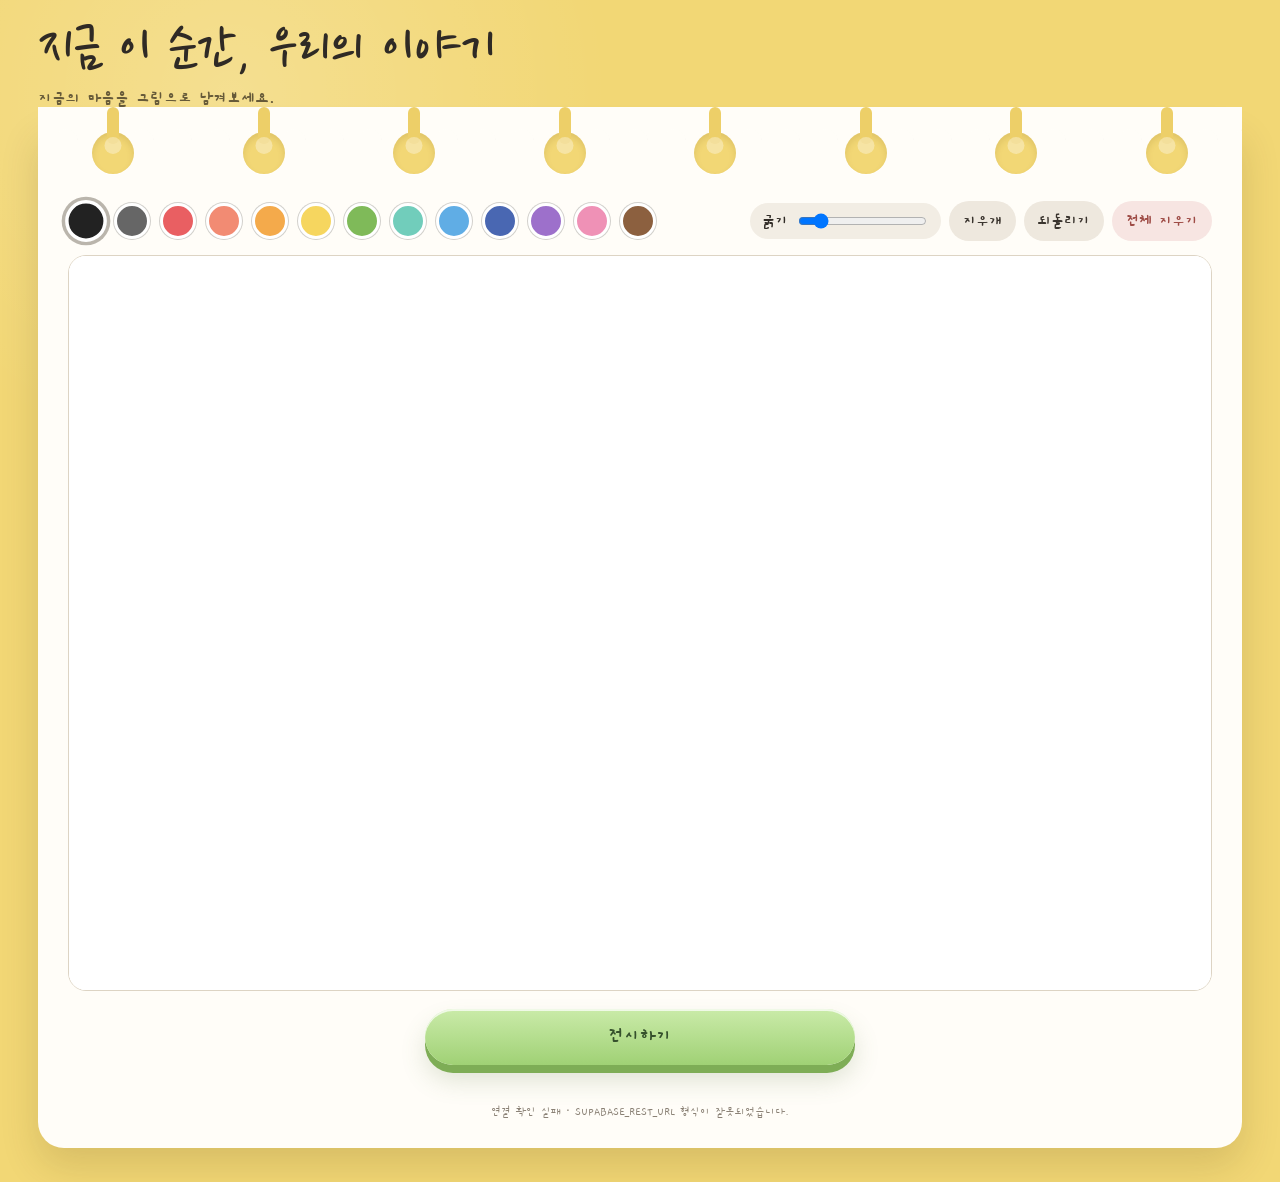
<file: index.html>
<!doctype html>
<html lang="ko">
<head>
  <meta charset="utf-8">
  <meta name="viewport" content="width=device-width,initial-scale=1,maximum-scale=1,user-scalable=no">
  <meta name="theme-color" content="#f2d775">
  <title>지금 이 순간, 우리의 이야기</title>

  <style>
    @import url('https://fonts.googleapis.com/css2?family=Gaegu:wght@400;700&family=Nanum+Pen+Script&display=swap');

    :root{
      --page-yellow:#f2d775;
      --paper:#fffdf8;
      --ink:#2f2a25;
      --paper-line:#ddd4c4;
      --ring:#edcf68;
      --green-top:#caeba9;
      --green-bottom:#a0d175;
      --green-shadow:#7ead56;
    }

    *{box-sizing:border-box}
    html,body{margin:0;min-height:100%;overscroll-behavior:none}

    body{
      color:var(--ink);
      background:
        radial-gradient(circle at 18% 8%,rgba(255,255,255,.2),transparent 25%),
        var(--page-yellow);
      font-family:"Gaegu","Apple SD Gothic Neo","Noto Sans KR",system-ui,sans-serif;
    }

    button,input{font:inherit}
    button{cursor:pointer}

    .page{
      width:min(1480px,100%);
      margin:0 auto;
      padding:20px clamp(14px,3vw,38px) 34px;
    }

    .header{margin-bottom:14px}

    .header h1{
      margin:0;
      font-family:"Nanum Pen Script","Gaegu",cursive;
      font-size:clamp(2.7rem,5vw,4.6rem);
      font-weight:400;
      line-height:.95;
    }

    .header p{
      margin:7px 0 0;
      color:#665a39;
      font-size:1.05rem;
      font-weight:700;
    }

    .book{
      position:relative;
      padding:78px clamp(12px,2.4vw,30px) 28px;
      background:var(--paper);
      border-radius:8px 8px 26px 26px;
      box-shadow:0 18px 38px rgba(77,55,17,.16);
    }

    /* 스케치북이 뜯긴 듯한 상단 종이 결 */
    .torn-edge{
      position:absolute;
      left:0;
      right:0;
      top:-16px;
      height:34px;
      overflow:hidden;
      pointer-events:none;
    }

    .torn-edge::before{
      content:"";
      position:absolute;
      inset:0 -20px 0 -20px;
      background:
        radial-gradient(circle at 10px 34px,transparent 11px,var(--paper) 12px) 0 0/38px 34px repeat-x;
      filter:drop-shadow(0 -1px 0 rgba(80,65,40,.06));
    }

    .holes{
      position:absolute;
      top:9px;
      left:54px;
      right:54px;
      height:54px;
      display:flex;
      align-items:flex-start;
      justify-content:space-between;
      pointer-events:none;
      z-index:2;
    }

    .hole{
      position:relative;
      width:42px;
      height:42px;
      flex:none;
      border-radius:50%;
      background:var(--page-yellow);
      box-shadow:
        inset 0 4px 6px rgba(130,98,24,.16),
        0 1px 0 rgba(255,255,255,.72);
    }

    .hole::before{
      content:"";
      position:absolute;
      left:50%;
      top:-25px;
      width:12px;
      height:37px;
      transform:translateX(-50%);
      border-radius:9px;
      background:var(--ring);
    }

    .hole::after{
      content:"";
      position:absolute;
      left:50%;
      top:5px;
      width:17px;
      height:17px;
      transform:translateX(-50%);
      border-radius:50%;
      background:rgba(255,255,255,.34);
    }

    .toolbar{
      display:flex;
      align-items:center;
      justify-content:space-between;
      gap:16px;
      flex-wrap:wrap;
      margin-bottom:14px;
    }

    .palette{
      display:flex;
      flex-wrap:wrap;
      gap:10px;
      align-items:center;
    }

    .color-dot{
      width:36px;
      height:36px;
      padding:0;
      border:3px solid #fff;
      border-radius:50%;
      background:var(--dot);
      box-shadow:0 0 0 1px rgba(0,0,0,.18);
      transition:transform .12s ease,box-shadow .12s ease;
      touch-action:manipulation;
    }

    .color-dot.selected{
      transform:scale(1.16);
      box-shadow:0 0 0 3px rgba(74,63,48,.38);
    }

    .controls{
      display:flex;
      align-items:center;
      flex-wrap:wrap;
      gap:8px;
    }

    .size-control{
      display:flex;
      align-items:center;
      gap:8px;
      padding:8px 12px;
      border-radius:999px;
      background:#f2ede4;
      font-weight:700;
    }

    .control-btn{
      border:0;
      border-radius:999px;
      padding:10px 14px;
      background:#eee8de;
      color:#39332d;
      font-weight:700;
      touch-action:manipulation;
    }

    .control-btn.active{
      color:#fff;
      background:#57514a;
    }

    .control-btn.danger{
      color:#9e4b45;
      background:#f7e5e2;
    }

    .canvas-wrap{
      position:relative;
      width:100%;
      overflow:hidden;
      border:1px solid var(--paper-line);
      border-radius:18px;
      background:#fff;
      touch-action:none;
      -webkit-user-select:none;
      user-select:none;
    }

    #drawCanvas{
      display:block;
      width:100%;
      height:auto;
      background:#fff;
      touch-action:none;
      -ms-touch-action:none;
      -webkit-user-select:none;
      user-select:none;
      cursor:crosshair;
    }

    .bottom{
      display:flex;
      justify-content:center;
      margin-top:18px;
    }

    .submit{
      min-width:min(430px,100%);
      padding:16px 28px;
      border:0;
      border-radius:999px;
      background:linear-gradient(180deg,var(--green-top),var(--green-bottom));
      color:#35502c;
      box-shadow:
        0 8px 0 var(--green-shadow),
        0 15px 26px rgba(91,122,65,.20),
        inset 0 2px 0 rgba(255,255,255,.72);
      font-size:1.18rem;
      font-weight:700;
      transform:translateY(0);
      transition:transform .12s ease,box-shadow .12s ease;
      touch-action:manipulation;
    }

    .submit:active{
      transform:translateY(6px);
      box-shadow:
        0 2px 0 var(--green-shadow),
        0 8px 18px rgba(91,122,65,.18),
        inset 0 1px 0 rgba(255,255,255,.6);
    }

    .submit:disabled{
      opacity:.5;
      cursor:not-allowed;
    }

    .status{
      min-height:22px;
      margin:12px 0 0;
      text-align:center;
      white-space:pre-line;
    }

    .status.error{color:#a64b45}
    .status.ok{color:#347235}

    .debug{
      margin:5px 0 0;
      text-align:center;
      color:#8a8175;
      font-size:.76rem;
    }

    .success{
      display:none;
      position:fixed;
      inset:0;
      z-index:99;
      align-items:center;
      justify-content:center;
      padding:24px;
      background:rgba(36,30,24,.72);
    }

    .success.show{display:flex}

    .success-card{
      width:min(580px,100%);
      padding:24px;
      background:#fffaf1;
      border-radius:26px;
      box-shadow:0 24px 70px rgba(0,0,0,.3);
      text-align:center;
    }

    .success-card img{
      width:100%;
      max-height:360px;
      object-fit:contain;
      border-radius:15px;
      background:#fff;
    }

    .success-card h2{
      margin:16px 0 7px;
      font-family:"Nanum Pen Script","Gaegu",cursive;
      font-size:2.5rem;
      font-weight:400;
    }

    .success-actions{
      display:grid;
      grid-template-columns:1fr 1fr;
      gap:10px;
      margin-top:14px;
    }

    .success-actions a,
    .success-actions button{
      padding:14px;
      border:0;
      border-radius:999px;
      text-decoration:none;
      color:#27231e;
      font-weight:700;
    }

    .gallery-link{background:#cbe5f3}
    .next{background:#f0d56f}

    @media(max-width:760px){
      .book{padding-top:64px}
      .toolbar{align-items:flex-start;flex-direction:column}
      .holes{left:24px;right:24px}
      .hole{width:34px;height:34px}
      .success-actions{grid-template-columns:1fr}
      .color-dot{width:33px;height:33px}
    }
  </style>
</head>

<body>
  <main class="page">

    <header class="header">
      <h1>지금 이 순간, 우리의 이야기</h1>
      <p>지금의 마음을 그림으로 남겨보세요.</p>
    </header>

    <section class="book">

      <div class="torn-edge" aria-hidden="true"></div>

      <div class="holes" aria-hidden="true">
        <span class="hole"></span>
        <span class="hole"></span>
        <span class="hole"></span>
        <span class="hole"></span>
        <span class="hole"></span>
        <span class="hole"></span>
        <span class="hole"></span>
        <span class="hole"></span>
      </div>

      <div class="toolbar">

        <div class="palette" aria-label="색상 선택">
          <button class="color-dot selected" style="--dot:#222222" data-color="#222222" aria-label="검정"></button>
          <button class="color-dot" style="--dot:#666666" data-color="#666666" aria-label="회색"></button>
          <button class="color-dot" style="--dot:#e95f62" data-color="#e95f62" aria-label="빨강"></button>
          <button class="color-dot" style="--dot:#f28b73" data-color="#f28b73" aria-label="코랄"></button>
          <button class="color-dot" style="--dot:#f4aa4b" data-color="#f4aa4b" aria-label="주황"></button>
          <button class="color-dot" style="--dot:#f6d65f" data-color="#f6d65f" aria-label="노랑"></button>
          <button class="color-dot" style="--dot:#7fba59" data-color="#7fba59" aria-label="초록"></button>
          <button class="color-dot" style="--dot:#71cdbb" data-color="#71cdbb" aria-label="민트"></button>
          <button class="color-dot" style="--dot:#60ade5" data-color="#60ade5" aria-label="파랑"></button>
          <button class="color-dot" style="--dot:#4967b2" data-color="#4967b2" aria-label="남색"></button>
          <button class="color-dot" style="--dot:#9d70cb" data-color="#9d70cb" aria-label="보라"></button>
          <button class="color-dot" style="--dot:#ef91b6" data-color="#ef91b6" aria-label="분홍"></button>
          <button class="color-dot" style="--dot:#8c603f" data-color="#8c603f" aria-label="갈색"></button>
        </div>

        <div class="controls">
          <label class="size-control">
            굵기
            <input id="brushSize" type="range" min="2" max="40" value="7">
          </label>

          <button id="eraserBtn" class="control-btn">지우개</button>
          <button id="undoBtn" class="control-btn">되돌리기</button>
          <button id="clearBtn" class="control-btn danger">전체 지우기</button>
        </div>

      </div>

      <div class="canvas-wrap">
        <canvas id="drawCanvas" width="1400" height="900"></canvas>
      </div>

      <div class="bottom">
        <button id="submitBtn" class="submit">전시하기</button>
      </div>

      <p id="status" class="status" role="status"></p>
      <p id="debug" class="debug">연결 확인 중...</p>

    </section>
  </main>

  <div id="success" class="success">
    <div class="success-card">
      <img id="successImage" alt="방금 전시한 작품">
      <h2>전시되었어요!</h2>

      <div class="success-actions">
        <a class="gallery-link" href="./gallery.html">디지털 갤러리 보기</a>
        <button id="nextBtn" class="next">다음 참여자</button>
      </div>

      <p><span id="countdown">10</span>초 후 자동으로 다음 참여 화면으로 돌아갑니다.</p>
    </div>
  </div>
<script src="./config.js"></script>
  <script src="./assets/supabase.js"></script>

  <script>
    const canvas = document.getElementById("drawCanvas");
    const ctx = canvas.getContext("2d", {willReadFrequently:true});

    const brushSize = document.getElementById("brushSize");
    const eraserBtn = document.getElementById("eraserBtn");
    const undoBtn = document.getElementById("undoBtn");
    const clearBtn = document.getElementById("clearBtn");
    const submitBtn = document.getElementById("submitBtn");
    const statusEl = document.getElementById("status");
    const debugEl = document.getElementById("debug");
    const paletteButtons = [...document.querySelectorAll(".color-dot")];

    let connected = false;
    let currentColor = "#222222";
    let drawing = false;
    let erasing = false;
    let history = [];
    const MAX_HISTORY = 30;

    function setStatus(message,type=""){
      statusEl.textContent = message;
      statusEl.className = `status ${type}`.trim();
    }

    function fillWhite(){
      ctx.save();
      ctx.fillStyle = "#ffffff";
      ctx.fillRect(0,0,canvas.width,canvas.height);
      ctx.restore();
    }

    function initCanvas(){
      ctx.clearRect(0,0,canvas.width,canvas.height);
      fillWhite();
      history = [canvas.toDataURL("image/png")];
    }

    function point(clientX,clientY){
      const rect = canvas.getBoundingClientRect();

      return {
        x:(clientX - rect.left) * (canvas.width / rect.width),
        y:(clientY - rect.top) * (canvas.height / rect.height)
      };
    }

    function begin(clientX,clientY){
      drawing = true;
      const p = point(clientX,clientY);
      ctx.beginPath();
      ctx.moveTo(p.x,p.y);

      // Tap also leaves a visible dot
      ctx.save();
      ctx.fillStyle = erasing ? "#ffffff" : currentColor;
      ctx.beginPath();
      ctx.arc(p.x,p.y,Math.max(1,Number(brushSize.value)/2),0,Math.PI*2);
      ctx.fill();
      ctx.restore();

      ctx.beginPath();
      ctx.moveTo(p.x,p.y);
    }

    function move(clientX,clientY){
      if(!drawing) return;

      const p = point(clientX,clientY);

      ctx.lineCap = "round";
      ctx.lineJoin = "round";
      ctx.lineWidth = Number(brushSize.value);
      ctx.strokeStyle = erasing ? "#ffffff" : currentColor;
      ctx.lineTo(p.x,p.y);
      ctx.stroke();
    }

    function end(){
      if(!drawing) return;

      drawing = false;
      ctx.closePath();

      history.push(canvas.toDataURL("image/png"));
      if(history.length > MAX_HISTORY) history.shift();
    }

    canvas.addEventListener("pointerdown",e=>{
      if(e.pointerType === "mouse" && e.button !== 0) return;

      e.preventDefault();

      try{
        canvas.setPointerCapture(e.pointerId);
      }catch(_){}

      begin(e.clientX,e.clientY);
    },{passive:false});

    canvas.addEventListener("pointermove",e=>{
      if(!drawing) return;
      e.preventDefault();
      move(e.clientX,e.clientY);
    },{passive:false});

    canvas.addEventListener("pointerup",e=>{
      e.preventDefault();
      end();

      try{
        canvas.releasePointerCapture(e.pointerId);
      }catch(_){}
    },{passive:false});

    canvas.addEventListener("pointercancel",end,{passive:false});
    canvas.addEventListener("contextmenu",e=>e.preventDefault());

    // fallback for older Safari
    canvas.addEventListener("touchstart",e=>{
      if(window.PointerEvent) return;
      e.preventDefault();
      const t = e.touches[0];
      if(t) begin(t.clientX,t.clientY);
    },{passive:false});

    canvas.addEventListener("touchmove",e=>{
      if(window.PointerEvent) return;
      e.preventDefault();
      const t = e.touches[0];
      if(t) move(t.clientX,t.clientY);
    },{passive:false});

    canvas.addEventListener("touchend",e=>{
      if(window.PointerEvent) return;
      e.preventDefault();
      end();
    },{passive:false});

    paletteButtons.forEach(btn=>{
      btn.addEventListener("click",()=>{
        currentColor = btn.dataset.color;
        erasing = false;

        eraserBtn.classList.remove("active");
        eraserBtn.textContent = "지우개";

        paletteButtons.forEach(b=>b.classList.remove("selected"));
        btn.classList.add("selected");
      });
    });

    eraserBtn.addEventListener("click",()=>{
      erasing = !erasing;
      eraserBtn.classList.toggle("active",erasing);
      eraserBtn.textContent = erasing ? "펜으로" : "지우개";
    });

    undoBtn.addEventListener("click",()=>{
      if(history.length <= 1) return;

      history.pop();

      const img = new Image();
      img.onload = ()=>{
        ctx.clearRect(0,0,canvas.width,canvas.height);
        ctx.drawImage(img,0,0);
      };

      img.src = history.at(-1);
    });

    clearBtn.addEventListener("click",()=>{
      ctx.clearRect(0,0,canvas.width,canvas.height);
      fillWhite();

      history.push(canvas.toDataURL("image/png"));
      if(history.length > MAX_HISTORY) history.shift();
    });

    initCanvas();

    async function connectSupabase(){
      try{
        await testSupabaseConnection();
        connected = true;
        debugEl.textContent = "연결 정상";
      }catch(err){
        connected = false;
        console.error(err);
        debugEl.textContent = "연결 확인 실패 · " + humanizeSupabaseError(err);
      }
    }

    connectSupabase();

    function randomId(){
      return crypto.randomUUID?.() ||
        `${Date.now()}-${Math.random().toString(16).slice(2)}`;
    }

    function deviceId(){
      let id = localStorage.getItem("festival-device-id");

      if(!id){
        id = randomId();
        localStorage.setItem("festival-device-id",id);
      }

      return id;
    }

    function canvasToBlob(){
      return new Promise((resolve,reject)=>{
        canvas.toBlob(
          blob=>blob ? resolve(blob) : reject(new Error("그림 이미지를 만들지 못했습니다.")),
          "image/webp",
          0.92
        );
      });
    }

    submitBtn.addEventListener("click",async()=>{
      if(!connected){
        setStatus("Supabase 연결을 확인해주세요. 아래 연결 상태 메시지를 먼저 확인하세요.","error");
        return;
      }

      submitBtn.disabled = true;
      setStatus("디지털 갤러리에 전송 중입니다...");

      let uploadedPath = null;

      try{
        const id = randomId();
        const blob = await canvasToBlob();
        const path = `${window.APP_CONFIG.EVENT_ID}/${id}.webp`;
        uploadedPath = path;

        const imageUrl = await uploadArtworkBlob(path, blob);

        await insertArtworkRow({
          id,
          event_id:window.APP_CONFIG.EVENT_ID,
          title:"축제 참여 작품",
          message:"",
          image_url:imageUrl,
          storage_path:path,
          device_id:deviceId(),
          status:window.APP_CONFIG.AUTO_APPROVE ? "approved" : "pending"
        });

        setStatus("전시되었습니다!","ok");

        document.getElementById("successImage").src = imageUrl;
        document.getElementById("success").classList.add("show");

        let n = Number(window.APP_CONFIG.AUTO_RESET_SECONDS || 10);
        const label = document.getElementById("countdown");

        label.textContent = n;

        const timer = setInterval(()=>{
          n -= 1;
          label.textContent = n;

          if(n <= 0){
            clearInterval(timer);
            resetForNext();
          }
        },1000);

        document.getElementById("nextBtn").onclick = ()=>{
          clearInterval(timer);
          resetForNext();
        };

      }catch(err){
        console.error(err);

        if(uploadedPath){
          try{
            await deleteArtworkObject(uploadedPath);
          }catch(_){}
        }

        setStatus("업로드 실패:\n" + humanizeSupabaseError(err),"error");
      }finally{
        submitBtn.disabled = false;
      }
    });

    function resetForNext(){
      document.getElementById("success").classList.remove("show");
      setStatus("");
      initCanvas();
    }
  </script>
</body>
</html>
</file>
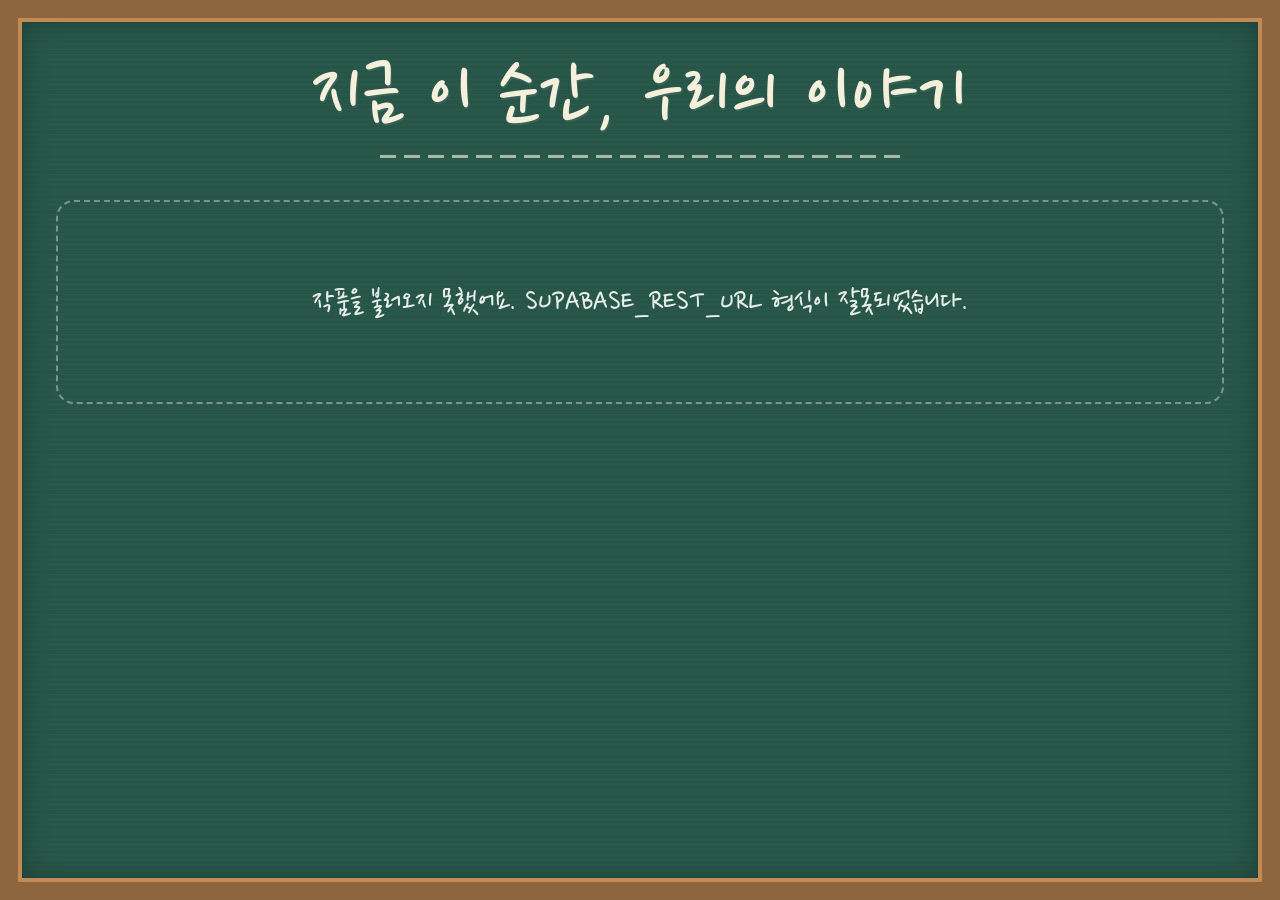
<file: gallery.html>
<!doctype html>
<html lang="ko">
<head>
  <meta charset="utf-8">
  <meta name="viewport" content="width=device-width,initial-scale=1">
  <meta name="theme-color" content="#275649">
  <title>디지털 갤러리</title>

  <style>
    @import url('https://fonts.googleapis.com/css2?family=Gaegu:wght@400;700&family=Nanum+Pen+Script&display=swap');

    *{box-sizing:border-box}
    html,body{margin:0;min-height:100%}

    body{
      min-height:100vh;
      font-family:"Gaegu","Apple SD Gothic Neo","Noto Sans KR",system-ui,sans-serif;
      background:
        repeating-linear-gradient(
          0deg,
          rgba(255,255,255,.018) 0,
          rgba(255,255,255,.018) 1px,
          transparent 1px,
          transparent 5px
        ),
        #275649;
    }

    .frame{
      min-height:100vh;
      border:18px solid #8d653e;
      box-shadow:
        inset 0 0 0 4px #c18b57,
        inset 0 0 30px rgba(0,0,0,.34);
    }

    .shell{
      width:min(1660px,100%);
      margin:0 auto;
      padding:36px clamp(18px,3vw,42px) 70px;
    }

    .head{
      color:#f5f0dc;
      text-align:center;
      margin-bottom:42px;
    }

    .head h1{
      margin:0;
      font-family:"Nanum Pen Script","Gaegu",cursive;
      font-weight:400;
      font-size:clamp(3.4rem,7vw,6.3rem);
      line-height:.95;
      letter-spacing:.01em;
      text-shadow:1px 2px 0 rgba(255,255,255,.08);
    }

    .head::after{
      content:"";
      display:block;
      width:min(520px,70%);
      height:3px;
      margin:16px auto 0;
      background:
        repeating-linear-gradient(
          to right,
          rgba(244,241,220,.9) 0 16px,
          transparent 16px 24px
        );
      opacity:.7;
    }

    .grid{
      display:grid;
      grid-template-columns:repeat(4,minmax(0,1fr));
      gap:42px 28px;
      align-items:start;
    }

    .gallery-item{
      position:relative;
      min-width:0;
      transform:rotate(var(--tilt,0deg));
      transition:transform .18s ease;
    }

    .gallery-item:hover{
      transform:rotate(0deg) translateY(-4px);
      z-index:4;
    }

    .shape-note{
      --note:#fff1a9;
      position:relative;
      width:100%;
      min-height:330px;
      padding:48px 34px 32px;
      filter:drop-shadow(0 12px 11px rgba(0,0,0,.24));
      isolation:isolate;
    }

    .shape-note::before,
    .shape-note::after{
      content:"";
      position:absolute;
      z-index:-1;
      background:var(--note);
    }

    .image-frame{
      position:relative;
      z-index:2;
      width:82%;
      margin:0 auto;
      padding:9px;
      background:rgba(255,255,255,.88);
      box-shadow:0 4px 10px rgba(73,62,38,.15);
    }

    .image-frame img{
      display:block;
      width:100%;
      aspect-ratio:14/9;
      object-fit:cover;
      background:#fff;
    }

    .meta{
      position:relative;
      z-index:3;
      margin:10px 0 0;
      text-align:center;
      color:#625b4e;
      font-size:.78rem;
      font-weight:700;
    }

    .masking-tape{
      position:absolute;
      z-index:5;
      left:50%;
      top:20px;
      width:90px;
      height:28px;
      transform:translateX(-50%) rotate(-3deg);
      background:
        repeating-linear-gradient(
          90deg,
          rgba(255,255,255,.20) 0 5px,
          rgba(0,0,0,.018) 5px 6px
        ),
        rgba(248,224,181,.90);
      box-shadow:0 2px 4px rgba(0,0,0,.13);
      opacity:.94;
    }

    .gallery-item:nth-child(even) .masking-tape{
      transform:translateX(-50%) rotate(3deg);
    }

    .note-heart{
      --note:#f5c7d9;
      padding-top:72px;
      padding-bottom:48px;
    }

    .note-heart::before{
      inset:18px 18px 0;
      clip-path:polygon(
        50% 100%,
        8% 58%,
        2% 36%,
        7% 20%,
        20% 10%,
        34% 11%,
        50% 27%,
        66% 11%,
        80% 10%,
        93% 20%,
        98% 36%,
        92% 58%
      );
      border-radius:36% 36% 18% 18%;
    }

    .note-bear{
      --note:#e9cfad;
      padding-top:64px;
      padding-bottom:42px;
    }

    .note-bear::before{
      left:8%;
      right:8%;
      top:38px;
      bottom:0;
      border-radius:46% 46% 34% 34%;
    }

    .note-bear::after{
      left:10%;
      top:10px;
      width:80%;
      height:100px;
      background:
        radial-gradient(circle at 12% 45%,var(--note) 0 34px,transparent 35px),
        radial-gradient(circle at 88% 45%,var(--note) 0 34px,transparent 35px);
    }

    .note-star{
      --note:#f6df82;
      padding-top:78px;
      padding-bottom:68px;
    }

    .note-star::before{
      inset:4px;
      clip-path:polygon(
        50% 0%,
        61% 33%,
        98% 35%,
        69% 56%,
        79% 92%,
        50% 71%,
        21% 92%,
        31% 56%,
        2% 35%,
        39% 33%
      );
    }

    .note-flower{
      --note:#d9c9f0;
      padding-top:64px;
      padding-bottom:54px;
    }

    .note-flower::before{
      inset:14px;
      border-radius:50%;
      background:
        radial-gradient(circle at 50% 14%,var(--note) 0 27%,transparent 28%),
        radial-gradient(circle at 83% 33%,var(--note) 0 27%,transparent 28%),
        radial-gradient(circle at 79% 72%,var(--note) 0 27%,transparent 28%),
        radial-gradient(circle at 50% 88%,var(--note) 0 27%,transparent 28%),
        radial-gradient(circle at 20% 72%,var(--note) 0 27%,transparent 28%),
        radial-gradient(circle at 17% 33%,var(--note) 0 27%,transparent 28%),
        radial-gradient(circle at 50% 52%,var(--note) 0 34%,transparent 35%);
    }

    .note-circle{
      --note:#cbe7f4;
      padding-top:64px;
      padding-bottom:52px;
    }

    .note-circle::before{
      inset:8px;
      border-radius:50%;
    }

    .note-cloud{
      --note:#ccebd5;
      padding-top:60px;
      padding-bottom:48px;
    }

    .note-cloud::before{
      left:8%;
      right:8%;
      top:74px;
      bottom:18px;
      border-radius:42px;
      box-shadow:
        -42px 5px 0 4px var(--note),
        42px -10px 0 8px var(--note),
        -5px -48px 0 12px var(--note),
        58px 28px 0 2px var(--note),
        -58px 30px 0 4px var(--note);
    }

    .empty{
      padding:80px 20px;
      color:#e5eee8;
      text-align:center;
      border:2px dashed rgba(240,245,238,.4);
      border-radius:18px;
      font-family:"Nanum Pen Script","Gaegu",cursive;
      font-size:2rem;
    }

    @media(max-width:1200px){
      .grid{grid-template-columns:repeat(3,minmax(0,1fr))}
    }

    @media(max-width:820px){
      .grid{grid-template-columns:repeat(2,minmax(0,1fr))}
      .shape-note{min-height:290px}
    }

    @media(max-width:520px){
      .grid{grid-template-columns:1fr}
      .shape-note{min-height:320px}
    }
  </style>
</head>

<body>
  <div class="frame">
    <main class="shell">

      <header class="head">
        <h1>지금 이 순간, 우리의 이야기</h1>
      </header>

      <section id="galleryGrid" class="grid" aria-live="polite"></section>

      <div id="emptyState" class="empty">
        첫 작품을 기다리고 있어요 :)
      </div>

    </main>
  </div>
<script src="./config.js"></script>
  <script src="./assets/supabase.js"></script>
  <script src="./assets/gallery.js"></script>
</body>
</html>
</file>
